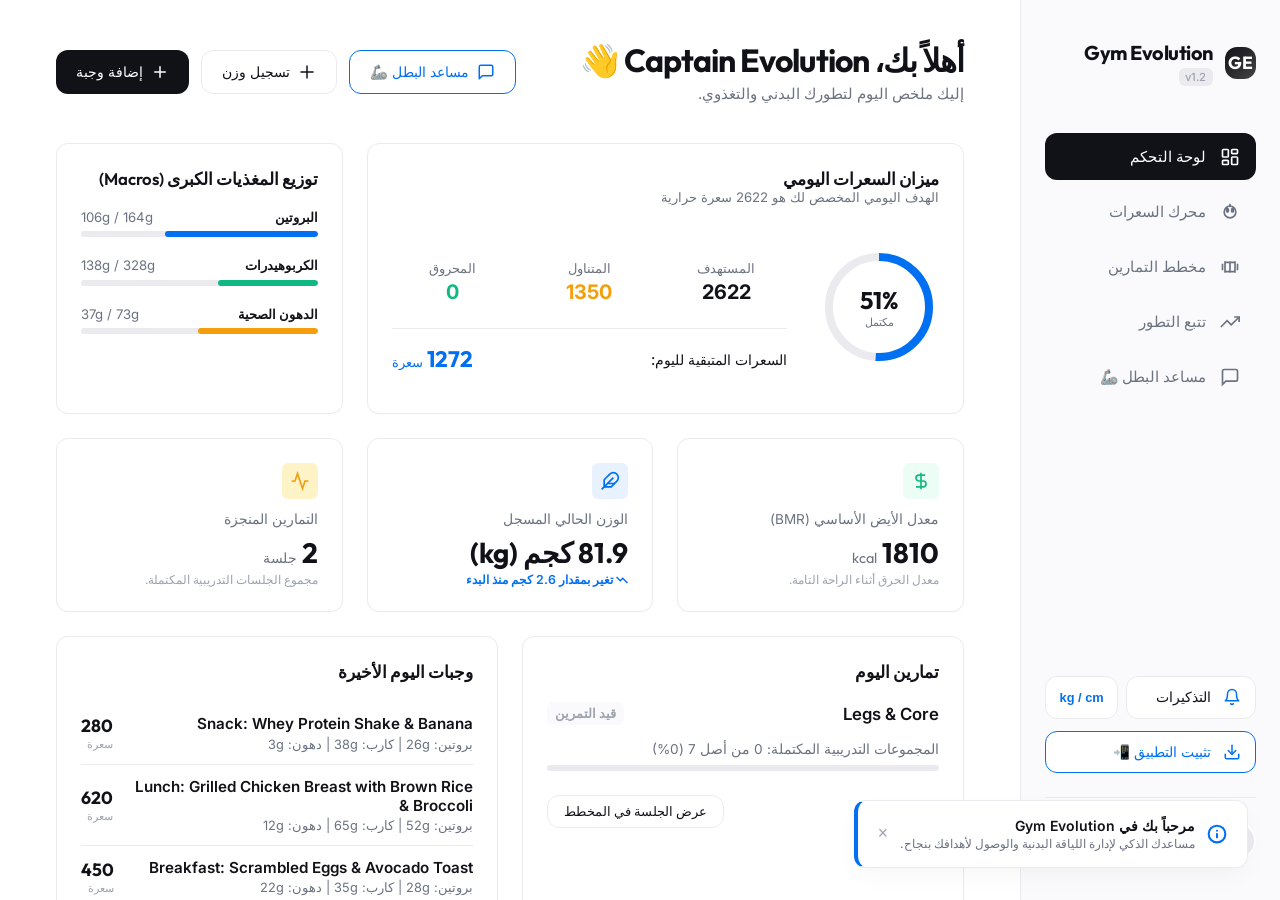
<file: index.html>
<!DOCTYPE html>
<html lang="ar" dir="rtl">
<head>
    <meta charset="UTF-8">
    <meta name="viewport" content="width=device-width, initial-scale=1.0, maximum-scale=1.0, viewport-fit=cover">
    <title>Gym Evolution - المساعد الرياضي المتكامل والتغذية الذكية</title>
    
    <!-- SEO Meta Tags -->
    <meta name="description" content="منصة Gym Evolution المتقدمة لمتابعة اللياقة البدنية، تتبع السعرات التغذوية والماكروز، تخطيط الجلسات الرياضية ورصد التطور البدني بيانيّاً بأسلوب Calm White العصري.">
    <meta name="keywords" content="حساب السعرات, BMR, TDEE, جدول تمارين, تتبع الوزن, Gym Evolution, ماكروز, لياقة بدنية">
    <meta name="author" content="Gym Evolution Team">
    
    <!-- PWA & Mobile Web App Meta -->
    <link rel="manifest" href="manifest.json">
    <meta name="theme-color" content="#111118">
    <meta name="apple-mobile-web-app-capable" content="yes">
    <meta name="apple-mobile-web-app-status-bar-style" content="black-translucent">
    <meta name="apple-mobile-web-app-title" content="Gym Evolution">
    <link rel="apple-touch-icon" href="data:image/svg+xml,<svg xmlns='http://www.w3.org/2000/svg' viewBox='0 0 192 192'><rect width='192' height='192' rx='38' fill='%23111118'/><text x='96' y='125' font-size='82' font-family='sans-serif' font-weight='bold' fill='%23FFFFFF' text-anchor='middle'>GE</text></svg>">
    
    <!-- Google Identity Services (GSI) -->
    <script src="https://accounts.google.com/gsi/client" async defer></script>

    <!-- Stylesheet -->
    <link rel="stylesheet" href="css/styles.css">
</head>
<body>

    <!-- Mobile Top Header Bar -->
    <header class="mobile-top-header">
        <div class="logo-container" style="margin-bottom: 0;">
            <div class="logo-icon">GE</div>
            <span class="logo-text">Gym Evolution</span>
        </div>
        <div class="mobile-header-actions">
            <!-- Quick Unit Switcher (kg / lb) -->
            <button class="unit-switch-pill" id="mobile-unit-btn" title="تبديل وحدة القياس (كجم / باوند)">
                <span class="unit-active" id="mobile-unit-label">كجم / سم</span>
            </button>

            <!-- PWA Install Button Mobile -->
            <button class="btn-icon pwa-install-btn" id="mobile-pwa-install-btn" title="تثبيت التطبيق على جهازك للعمل أوفلاين" style="display: none; color: var(--accent-blue);">
                <svg width="20" height="20" viewBox="0 0 24 24" fill="none" stroke="currentColor" stroke-width="2" stroke-linecap="round" stroke-linejoin="round"><path d="M21 15v4a2 2 0 0 1-2 2H5a2 2 0 0 1-2-2v-4"></path><polyline points="7 10 12 15 17 10"></polyline><line x1="12" y1="15" x2="12" y2="3"></line></svg>
            </button>

            <button class="btn-icon mobile-notif-btn" id="mobile-reminders-btn" title="التنبيهات والتذكيرات">
                <svg width="20" height="20" viewBox="0 0 24 24" fill="none" stroke="currentColor" stroke-width="2" stroke-linecap="round" stroke-linejoin="round"><path d="M18 8A6 6 0 0 0 6 8c0 7-3 9-3 9h18s-3-2-3-9"></path><path d="M13.73 21a2 2 0 0 1-3.46 0"></path></svg>
                <span class="notif-pulse-dot" id="mobile-notif-dot"></span>
            </button>
            <div class="profile-avatar mobile-avatar" id="mobile-user-avatar">GM</div>
        </div>
    </header>

    <!-- Main App Container Shell -->
    <div id="app-container">
        
        <!-- Sidebar Navigation Drawer (Desktop & Tablet) -->
        <aside id="desktop-sidebar">
            <div>
                <!-- Brand logo area -->
                <div class="logo-container">
                    <div class="logo-icon">GE</div>
                    <div>
                        <span class="logo-text">Gym Evolution</span>
                        <span class="logo-version">v1.2</span>
                    </div>
                </div>

                <!-- Navigation link list -->
                <nav>
                    <a href="#" class="nav-item active" id="nav-dashboard">
                        <!-- Dashboard icon (SVG) -->
                        <svg viewBox="0 0 24 24" fill="none" stroke="currentColor"><rect x="3" y="3" width="7" height="9" rx="1"></rect><rect x="14" y="3" width="7" height="5" rx="1"></rect><rect x="14" y="12" width="7" height="9" rx="1"></rect><rect x="3" y="16" width="7" height="5" rx="1"></rect></svg>
                        <span>لوحة التحكم</span>
                    </a>
                    
                    <a href="#" class="nav-item" id="nav-nutrition">
                        <!-- Apple/Food icon (SVG) -->
                        <svg viewBox="0 0 24 24" fill="none" stroke="currentColor"><path d="M12 2v3M12 5a7 7 0 1 0 0 14 7 7 0 0 0 0-14zM8 9a1 1 0 1 1 2 0v2a1 1 0 1 1-2 0V9zM14 9a1 1 0 1 1 2 0v2a1 1 0 1 1-2 0V9z"></path></svg>
                        <span>محرك السعرات</span>
                    </a>
                    
                    <a href="#" class="nav-item" id="nav-workout">
                        <!-- Dumbbell/Dumbbell icon (SVG) -->
                        <svg viewBox="0 0 24 24" fill="none" stroke="currentColor"><path d="M6.5 6.5h11M6.5 17.5h11M18 5v14M6 5v14M3 8v8M21 8v8M12 5v14"></path></svg>
                        <span>مخطط التمارين</span>
                    </a>
                    
                    <a href="#" class="nav-item" id="nav-evolution">
                        <!-- Trend up chart icon (SVG) -->
                        <svg viewBox="0 0 24 24" fill="none" stroke="currentColor"><polyline points="23 6 13.5 15.5 8.5 10.5 1 18"></polyline><polyline points="17 6 23 6 23 12"></polyline></svg>
                        <span>تتبع التطور</span>
                    </a>

                    <a href="#" class="nav-item" id="nav-assistant">
                        <!-- Bot / Message icon (SVG) -->
                        <svg viewBox="0 0 24 24" fill="none" stroke="currentColor" stroke-width="2"><path d="M21 15a2 2 0 0 1-2 2H7l-4 4V5a2 2 0 0 1 2-2h14a2 2 0 0 1 2 2z"></path></svg>
                        <span>مساعد البطل 🦾</span>
                    </a>
                </nav>
            </div>

            <!-- Profile & Google Sign-In Widget at bottom -->
            <div>
                <div style="display: flex; gap: 0.5rem; margin-bottom: 0.75rem;">
                    <button class="sidebar-reminder-btn" id="sidebar-reminders-btn" title="إعدادات التذكيرات" style="margin-bottom: 0; flex: 1;">
                        <svg width="18" height="18" viewBox="0 0 24 24" fill="none" stroke="currentColor" stroke-width="2" stroke-linecap="round" stroke-linejoin="round"><path d="M18 8A6 6 0 0 0 6 8c0 7-3 9-3 9h18s-3-2-3-9"></path><path d="M13.73 21a2 2 0 0 1-3.46 0"></path></svg>
                        <span>التذكيرات</span>
                    </button>
                    <button class="sidebar-unit-toggle" id="sidebar-unit-btn" title="تبديل وحدة القياس (كجم / باوند)">
                        <span id="sidebar-unit-label">كجم</span>
                    </button>
                </div>

                <button class="sidebar-reminder-btn pwa-install-btn" id="sidebar-pwa-install-btn" title="تثبيت التطبيق على جهازك للعمل أوفلاين" style="display: none; width: 100%; margin-bottom: 0.75rem; border-color: var(--accent-blue); color: var(--accent-blue);">
                    <svg width="18" height="18" viewBox="0 0 24 24" fill="none" stroke="currentColor" stroke-width="2" stroke-linecap="round" stroke-linejoin="round"><path d="M21 15v4a2 2 0 0 1-2 2H5a2 2 0 0 1-2-2v-4"></path><polyline points="7 10 12 15 17 10"></polyline><line x1="12" y1="15" x2="12" y2="3"></line></svg>
                    <span>تثبيت التطبيق 📲</span>
                </button>

                <!-- Google Identity Sign-In Integration Wrapper -->
                <div id="google-signin-section" style="margin-bottom: 0.75rem;">
                    <div id="g_id_onload"
                         data-client_id="452956702998-ivve5qvsvi174l08a3bbfep4cmkqn6o3.apps.googleusercontent.com"
                         data-context="signin"
                         data-ux_mode="popup"
                         data-callback="handleCredentialResponse"
                         data-auto_prompt="false">
                    </div>
                    <div id="google-signin-btn-wrap" style="display: flex; justify-content: center; width: 100%;">
                        <div class="g_id_signin" data-type="standard" data-shape="rectangular" data-theme="outline" data-text="signin_with" data-size="medium" data-width="215"></div>
                    </div>
                </div>

                <div class="sidebar-profile" id="user-profile">
                    <div class="profile-avatar" id="sidebar-user-avatar">GM</div>
                    <div class="profile-info" style="flex-grow: 1;">
                        <div class="profile-name" id="sidebar-user-name">اسم المستخدم</div>
                        <div class="profile-role" id="sidebar-user-role">الهدف البدني</div>
                    </div>
                    <button class="btn-icon" id="btn-logout" title="تسجيل الخروج" style="display: none; padding: 0.35rem;">
                        <svg width="16" height="16" viewBox="0 0 24 24" fill="none" stroke="var(--text-tertiary)" stroke-width="2" stroke-linecap="round" stroke-linejoin="round"><path d="M9 21H5a2 2 0 0 1-2-2V5a2 2 0 0 1 2-2h4"></path><polyline points="16 17 21 12 16 7"></polyline><line x1="21" y1="12" x2="9" y2="12"></line></svg>
                    </button>
                </div>
            </div>
        </aside>

        <!-- Main View Target Shell -->
        <main id="view-target">
            <!-- Dynamic pages will be rendered here -->
        </main>
    </div>

    <!-- Mobile Bottom Navigation Bar (Visible only on Mobile) -->
    <nav class="mobile-bottom-nav" id="mobile-bottom-bar">
        <a href="#" class="bottom-nav-item active" id="bnav-dashboard">
            <div class="nav-icon-wrap">
                <svg viewBox="0 0 24 24" fill="none" stroke="currentColor"><rect x="3" y="3" width="7" height="9" rx="1"></rect><rect x="14" y="3" width="7" height="5" rx="1"></rect><rect x="14" y="12" width="7" height="9" rx="1"></rect><rect x="3" y="16" width="7" height="5" rx="1"></rect></svg>
            </div>
            <span>الرئيسية</span>
        </a>
        <a href="#" class="bottom-nav-item" id="bnav-nutrition">
            <div class="nav-icon-wrap">
                <svg viewBox="0 0 24 24" fill="none" stroke="currentColor"><path d="M12 2v3M12 5a7 7 0 1 0 0 14 7 7 0 0 0 0-14zM8 9a1 1 0 1 1 2 0v2a1 1 0 1 1-2 0V9zM14 9a1 1 0 1 1 2 0v2a1 1 0 1 1-2 0V9z"></path></svg>
            </div>
            <span>السعرات</span>
        </a>
        <a href="#" class="bottom-nav-item" id="bnav-workout">
            <div class="nav-icon-wrap">
                <svg viewBox="0 0 24 24" fill="none" stroke="currentColor"><path d="M6.5 6.5h11M6.5 17.5h11M18 5v14M6 5v14M3 8v8M21 8v8M12 5v14"></path></svg>
            </div>
            <span>التمارين</span>
        </a>
        <a href="#" class="bottom-nav-item" id="bnav-evolution">
            <div class="nav-icon-wrap">
                <svg viewBox="0 0 24 24" fill="none" stroke="currentColor"><polyline points="23 6 13.5 15.5 8.5 10.5 1 18"></polyline><polyline points="17 6 23 6 23 12"></polyline></svg>
            </div>
            <span>التطور</span>
        </a>
        <a href="#" class="bottom-nav-item" id="bnav-assistant">
            <div class="nav-icon-wrap">
                <svg viewBox="0 0 24 24" fill="none" stroke="currentColor" stroke-width="2"><path d="M21 15a2 2 0 0 1-2 2H7l-4 4V5a2 2 0 0 1 2-2h14a2 2 0 0 1 2 2z"></path></svg>
            </div>
            <span>المساعد</span>
        </a>
    </nav>

    <!-- Application Script Files (Sequential Global Order for Offline/CORS-free execution) -->
    <script src="js/domain/models.js"></script>
    <script src="js/domain/units.js"></script>
    <script src="js/domain/bmr.js"></script>
    <script src="js/domain/foodDb.js"></script>
    <script src="js/domain/exerciseDb.js"></script>
    <script src="js/domain/aiAssistant.js"></script>
    <script src="js/domain/exporter.js"></script>
    <script src="js/domain/reminderManager.js"></script>
    <script src="js/data/dbSchema.js"></script>
    <script src="js/data/localRepository.js"></script>
    <script src="js/ui/notifier.js"></script>
    <script src="js/ui/confirmModal.js"></script>
    <script src="js/ui/remindersModal.js"></script>
    <script src="js/ui/dashboard.js"></script>
    <script src="js/ui/nutrition.js"></script>
    <script src="js/ui/workout.js"></script>
    <script src="js/ui/evolution.js"></script>
    <script src="js/ui/assistant.js"></script>
    <script src="js/app.js"></script>
</body>
</html>
</file>
<file: css/styles.css>
/* Gym Evolution - Design Tokens and Stylesheet (Calm White Aesthetic) */

@import url('https://fonts.googleapis.com/css2?family=Inter:wght@300;400;500;600;700&family=Outfit:wght@400;500;600;700&display=swap');

:root {
    --bg-main: #FFFFFF;
    --bg-sub: #FAFAFC;
    --bg-card: #FFFFFF;
    --border-color: #EBEBEF;
    --text-primary: #111118;
    --text-secondary: #6B7280;
    --text-tertiary: #9CA3AF;
    --accent-blue: #0070F3;
    --accent-blue-soft: #E8F2FF;
    --accent-mint: #10B981;
    --accent-mint-soft: #ECFDF5;
    --accent-coral: #EF4444;
    --accent-coral-soft: #FEF2F2;
    --accent-orange: #F59E0B;
    
    --shadow-sm: 0 1px 2px 0 rgba(0, 0, 0, 0.02);
    --shadow-md: 0 4px 18px -2px rgba(0, 0, 0, 0.03), 0 2px 6px -1px rgba(0, 0, 0, 0.02);
    --shadow-lg: 0 10px 30px -5px rgba(0, 0, 0, 0.04), 0 4px 12px -2px rgba(0, 0, 0, 0.02);
    
    --radius-sm: 6px;
    --radius-md: 12px;
    --radius-lg: 18px;
    --radius-full: 9999px;
    
    --font-heading: 'Outfit', 'Inter', -apple-system, sans-serif;
    --font-body: 'Inter', -apple-system, sans-serif;
    --transition-smooth: all 0.25s cubic-bezier(0.16, 1, 0.3, 1);
}

* {
    box-sizing: border-box;
    margin: 0;
    padding: 0;
}

body {
    background-color: var(--bg-main);
    color: var(--text-primary);
    font-family: var(--font-body);
    -webkit-font-smoothing: antialiased;
    -moz-osx-font-smoothing: grayscale;
    min-height: 100vh;
    min-height: 100dvh; /* Dynamic viewport height for mobile browsers */
    display: flex;
    flex-direction: column;
    overflow-x: hidden;
    /* Prevent bounce scroll on iOS */
    overscroll-behavior: none;
}

/* App Shell Layout */
#app-container {
    display: flex;
    flex-direction: column;
    width: 100vw;
    flex: 1;
    overflow: hidden;
}

/* Sidebar Styling - hidden by default (mobile-first) */
aside {
    display: none; /* Hidden on mobile, shown on desktop via media query */
    width: 260px;
    border-inline-end: 1px solid var(--border-color);
    background-color: var(--bg-sub);
    padding: 2.5rem 1.5rem;
    flex-direction: column;
    justify-content: space-between;
    height: 100vh;
    position: sticky;
    top: 0;
    flex-shrink: 0;
}

.logo-container {
    display: flex;
    align-items: center;
    gap: 0.75rem;
    margin-bottom: 3rem;
}

.logo-icon {
    width: 32px;
    height: 32px;
    border-radius: var(--radius-md);
    background: linear-gradient(135deg, var(--text-primary) 0%, #444 100%);
    display: flex;
    align-items: center;
    justify-content: center;
    color: #FFF;
    font-weight: 700;
    font-size: 1.1rem;
    font-family: var(--font-heading);
    box-shadow: var(--shadow-sm);
}

.logo-text {
    font-family: var(--font-heading);
    font-size: 1.25rem;
    font-weight: 700;
    letter-spacing: -0.025em;
    color: var(--text-primary);
}

.logo-version {
    font-size: 0.7rem;
    color: var(--text-tertiary);
    font-weight: 500;
    padding: 0.15rem 0.4rem;
    border-radius: var(--radius-sm);
    background-color: var(--border-color);
    margin-left: 0.25rem;
}

/* Sidebar nav links — column layout (scoped to avoid hitting mobile-bottom-nav) */
aside nav {
    display: flex;
    flex-direction: column;
    gap: 0.5rem;
    flex-grow: 1;
}

.nav-item {
    display: flex;
    align-items: center;
    gap: 0.85rem;
    padding: 0.85rem 1rem;
    color: var(--text-secondary);
    text-decoration: none;
    font-weight: 500;
    font-size: 0.925rem;
    border-radius: var(--radius-md);
    cursor: pointer;
    transition: var(--transition-smooth);
}

.nav-item svg {
    width: 20px;
    height: 20px;
    stroke: var(--text-secondary);
    stroke-width: 2;
    fill: none;
    transition: var(--transition-smooth);
}

.nav-item:hover {
    background-color: #EBEBEF;
    color: var(--text-primary);
}

.nav-item:hover svg {
    stroke: var(--text-primary);
}

.nav-item.active {
    background-color: var(--text-primary);
    color: #FFFFFF;
}

.nav-item.active svg {
    stroke: #FFFFFF;
}

.sidebar-profile {
    display: flex;
    align-items: center;
    gap: 0.75rem;
    padding-top: 1.5rem;
    border-top: 1px solid var(--border-color);
}

.profile-avatar {
    width: 38px;
    height: 38px;
    border-radius: var(--radius-full);
    background-color: var(--border-color);
    display: flex;
    align-items: center;
    justify-content: center;
    font-weight: 600;
    font-size: 0.9rem;
    color: var(--text-secondary);
    border: 2px solid #FFF;
    box-shadow: var(--shadow-sm);
    overflow: hidden;
    flex-shrink: 0;
}

.profile-avatar img {
    width: 100%;
    height: 100%;
    object-fit: cover;
}

.profile-info {
    overflow: hidden;
}

.profile-name {
    font-size: 0.875rem;
    font-weight: 600;
    color: var(--text-primary);
    white-space: nowrap;
    text-overflow: ellipsis;
    overflow: hidden;
}

.profile-role {
    font-size: 0.75rem;
    color: var(--text-tertiary);
}

/* Main Dashboard Area - Mobile First */
main {
    flex-grow: 1;
    /* Bottom padding = bottom nav height (~72px) + safe area + extra breathing room */
    padding: 1.25rem 1rem calc(5.5rem + env(safe-area-inset-bottom, 0px)) 1rem;
    overflow-y: auto;
    /* Full viewport minus top sticky header */
    height: calc(100dvh - 60px);
    max-height: calc(100dvh - 60px);
    background-color: var(--bg-main);
    /* Enable smooth scrolling on iOS */
    -webkit-overflow-scrolling: touch;
    /* Ensure content doesn't get clipped under bottom nav */
    box-sizing: border-box;
}

.view-section {
    display: none;
    animation: slideUpFadeIn 0.32s cubic-bezier(0.22, 1, 0.36, 1) forwards;
}

.view-section.active {
    display: block;
}

@keyframes slideUpFadeIn {
    from {
        opacity: 0;
        transform: translateY(14px);
    }
    to {
        opacity: 1;
        transform: translateY(0);
    }
}

/* Keep legacy fadeIn for other uses */
@keyframes fadeIn {
    from {
        opacity: 0;
        transform: translateY(10px);
    }
    to {
        opacity: 1;
        transform: translateY(0);
    }
}

/* View Header */
.view-header {
    display: flex;
    justify-content: space-between;
    align-items: center;
    margin-bottom: 2.5rem;
}

.view-header-title h1 {
    font-family: var(--font-heading);
    font-size: 2rem;
    font-weight: 700;
    letter-spacing: -0.03em;
    color: var(--text-primary);
    margin-bottom: 0.25rem;
}

.view-header-title p {
    font-size: 0.95rem;
    color: var(--text-secondary);
}

.header-action {
    display: flex;
    gap: 0.75rem;
}

/* Custom Grid */
.dashboard-grid {
    display: grid;
    grid-template-columns: repeat(12, 1fr);
    gap: 1.5rem;
}

.col-12 { grid-column: span 12; }
.col-8 { grid-column: span 8; }
.col-7 { grid-column: span 7; }
.col-6 { grid-column: span 6; }
.col-5 { grid-column: span 5; }
.col-4 { grid-column: span 4; }
.col-3 { grid-column: span 3; }

/* Dashboard Cards */
.card {
    background-color: var(--bg-card);
    border: 1px solid var(--border-color);
    border-radius: var(--radius-md);
    padding: 1.5rem;
    box-shadow: var(--shadow-sm);
    transition: var(--transition-smooth);
    position: relative;
    overflow: hidden;
}

.card:hover {
    box-shadow: var(--shadow-md);
    border-color: #D6D6DF;
}

.card-header {
    display: flex;
    justify-content: space-between;
    align-items: center;
    margin-bottom: 1.25rem;
}

.card-title {
    font-family: var(--font-heading);
    font-size: 1.05rem;
    font-weight: 600;
    color: var(--text-primary);
}

.card-subtitle {
    font-size: 0.825rem;
    color: var(--text-secondary);
}

/* Metric / Stat Card Style */
.stat-card {
    display: flex;
    flex-direction: column;
    justify-content: space-between;
    min-height: 130px;
}

.stat-icon-wrap {
    width: 36px;
    height: 36px;
    border-radius: var(--radius-sm);
    display: flex;
    align-items: center;
    justify-content: center;
    background-color: var(--bg-sub);
}

.stat-icon-wrap svg {
    width: 20px;
    height: 20px;
}

.stat-value {
    font-family: var(--font-heading);
    font-size: 1.75rem;
    font-weight: 700;
    color: var(--text-primary);
    margin: 0.5rem 0 0.15rem 0;
}

.stat-unit {
    font-size: 0.9rem;
    color: var(--text-secondary);
    font-weight: 400;
}

.stat-change {
    font-size: 0.775rem;
    font-weight: 600;
    display: inline-flex;
    align-items: center;
    gap: 0.2rem;
}

.stat-change.up { color: var(--accent-mint); }
.stat-change.down { color: var(--accent-blue); }
.stat-change.flat { color: var(--text-tertiary); }

/* Progress Circles / Bars */
.progress-ring-container {
    position: relative;
    width: 120px;
    height: 120px;
    margin: 0 auto;
}

.progress-ring-circle {
    transition: stroke-dashoffset 0.35s;
    transform: rotate(-90deg);
    transform-origin: 50% 50%;
}

.progress-ring-text {
    position: absolute;
    top: 50%;
    left: 50%;
    transform: translate(-50%, -50%);
    text-align: center;
}

.progress-ring-val {
    font-family: var(--font-heading);
    font-size: 1.5rem;
    font-weight: 700;
    color: var(--text-primary);
}

.progress-ring-lbl {
    font-size: 0.7rem;
    color: var(--text-secondary);
    text-transform: uppercase;
}

.progress-bar-container {
    width: 100%;
    height: 6px;
    background-color: var(--border-color);
    border-radius: var(--radius-full);
    overflow: hidden;
}

.progress-bar-fill {
    height: 100%;
    background-color: var(--accent-blue);
    border-radius: var(--radius-full);
    transition: width 0.4s ease;
}

.progress-bar-fill.mint { background-color: var(--accent-mint); }
.progress-bar-fill.orange { background-color: var(--accent-orange); }
.progress-bar-fill.coral { background-color: var(--accent-coral); }

/* Macro Dashboard Row */
.macro-grid {
    display: grid;
    grid-template-columns: repeat(3, 1fr);
    gap: 1rem;
    margin-top: 1.25rem;
}

.macro-box {
    background-color: var(--bg-sub);
    padding: 0.75rem 1rem;
    border-radius: var(--radius-md);
    border: 1px solid var(--border-color);
}

.macro-label {
    font-size: 0.75rem;
    color: var(--text-secondary);
    font-weight: 500;
    margin-bottom: 0.25rem;
}

.macro-val {
    font-size: 1rem;
    font-weight: 700;
    color: var(--text-primary);
}

/* Styled Forms & Inputs */
.form-group {
    margin-bottom: 1.25rem;
}

.form-group label {
    display: block;
    font-size: 0.85rem;
    font-weight: 600;
    color: var(--text-primary);
    margin-bottom: 0.45rem;
}

.input-row {
    display: grid;
    grid-template-columns: repeat(2, 1fr);
    gap: 1rem;
}

input, select, textarea {
    width: 100%;
    padding: 0.75rem 1rem;
    border: 1px solid var(--border-color);
    border-radius: var(--radius-md);
    font-family: var(--font-body);
    font-size: 0.9rem;
    color: var(--text-primary);
    background-color: #FFFFFF;
    outline: none;
    transition: var(--transition-smooth);
}

input:focus, select:focus, textarea:focus {
    border-color: var(--text-primary);
    box-shadow: 0 0 0 2px rgba(0, 0, 0, 0.03);
}

/* Buttons */
.btn {
    display: inline-flex;
    align-items: center;
    justify-content: center;
    gap: 0.5rem;
    padding: 0.75rem 1.25rem;
    font-family: var(--font-body);
    font-size: 0.9rem;
    font-weight: 500;
    border-radius: var(--radius-md);
    cursor: pointer;
    border: none;
    transition: var(--transition-smooth);
    text-decoration: none;
    white-space: nowrap;
}

.btn-primary {
    background-color: var(--text-primary);
    color: #FFFFFF;
}

.btn-primary:hover {
    background-color: #33333C;
}

.btn-secondary {
    background-color: #FFFFFF;
    border: 1px solid var(--border-color);
    color: var(--text-primary);
}

.btn-secondary:hover {
    background-color: var(--bg-sub);
    border-color: #D6D6DF;
}

.btn-mint {
    background-color: var(--accent-mint);
    color: #FFFFFF;
}

.btn-mint:hover {
    background-color: #0E9F6E;
}

.btn-coral {
    background-color: var(--accent-coral-soft);
    color: var(--accent-coral);
    border: 1px solid var(--accent-coral-soft);
}

.btn-coral:hover {
    background-color: var(--accent-coral);
    color: #FFFFFF;
}

.btn-icon {
    padding: 0.5rem;
    border-radius: var(--radius-sm);
    background-color: transparent;
    border: none;
    cursor: pointer;
    color: var(--text-secondary);
    display: inline-flex;
    align-items: center;
    justify-content: center;
    transition: var(--transition-smooth);
}

.btn-icon:hover {
    background-color: var(--bg-sub);
    color: var(--text-primary);
}

.btn-group {
    display: flex;
    gap: 0.5rem;
}

/* Small button variant */
.btn-sm {
    padding: 0.5rem 0.85rem;
    font-size: 0.82rem;
    min-height: 38px;
}

/* Custom Alert / Toast Notifier */
#toast-container {
    position: fixed;
    bottom: 2rem;
    right: 2rem;
    display: flex;
    flex-direction: column;
    gap: 0.75rem;
    z-index: 1000;
}

.toast {
    background-color: #FFFFFF;
    border: 1px solid var(--border-color);
    border-left: 4px solid var(--accent-blue);
    padding: 1rem 1.25rem;
    border-radius: var(--radius-md);
    box-shadow: var(--shadow-lg);
    display: flex;
    align-items: center;
    gap: 0.75rem;
    min-width: 320px;
    max-width: 450px;
    animation: slideIn 0.3s cubic-bezier(0.16, 1, 0.3, 1) forwards;
    transition: var(--transition-smooth);
}

.toast.mint { border-left-color: var(--accent-mint); }
.toast.coral { border-left-color: var(--accent-coral); }
.toast.orange { border-left-color: var(--accent-orange); }

.toast-content {
    flex-grow: 1;
}

.toast-title {
    font-size: 0.875rem;
    font-weight: 600;
    color: var(--text-primary);
}

.toast-desc {
    font-size: 0.775rem;
    color: var(--text-secondary);
    margin-top: 0.15rem;
}

.toast-close {
    cursor: pointer;
    color: var(--text-tertiary);
    background: none;
    border: none;
    font-size: 1.1rem;
    display: inline-flex;
}

.toast-close:hover {
    color: var(--text-secondary);
}

@keyframes slideIn {
    from {
        opacity: 0;
        transform: translateY(20px) scale(0.95);
    }
    to {
        opacity: 1;
        transform: translateY(0) scale(1);
    }
}

.toast.fade-out {
    opacity: 0;
    transform: translateY(-20px) scale(0.95);
}

/* Modals */
.modal-overlay {
    position: fixed;
    top: 0;
    left: 0;
    width: 100vw;
    height: 100vh;
    background-color: rgba(26, 26, 26, 0.3);
    backdrop-filter: blur(4px);
    display: none;
    align-items: center;
    justify-content: center;
    z-index: 900;
    animation: fadeInFast 0.2s ease forwards;
}

@keyframes fadeInFast {
    from { opacity: 0; }
    to { opacity: 1; }
}

.modal-content {
    background-color: #FFFFFF;
    border: 1px solid var(--border-color);
    border-radius: var(--radius-lg);
    width: 100%;
    max-width: 500px;
    padding: 2rem;
    box-shadow: var(--shadow-lg);
    animation: scaleIn 0.3s cubic-bezier(0.16, 1, 0.3, 1) forwards;
}

@keyframes scaleIn {
    from {
        opacity: 0;
        transform: scale(0.95);
    }
    to {
        opacity: 1;
        transform: scale(1);
    }
}

.modal-header {
    display: flex;
    justify-content: space-between;
    align-items: center;
    margin-bottom: 1.5rem;
    gap: 0.5rem;
}

.modal-header h2 {
    font-family: var(--font-heading);
    font-size: 1.35rem;
    font-weight: 600;
}

/* Modal body scroll area */
.modal-body {
    display: flex;
    flex-direction: column;
    gap: 0;
}

/* Logs and Tables Styling */
.table-container {
    overflow-x: auto;
    width: 100%;
    margin-top: 1rem;
}

table {
    width: 100%;
    border-collapse: collapse;
    text-align: left;
}

th {
    padding: 0.75rem 1rem;
    border-bottom: 1px solid var(--border-color);
    color: var(--text-secondary);
    font-size: 0.8rem;
    font-weight: 600;
    text-transform: uppercase;
    letter-spacing: 0.05em;
}

td {
    padding: 1rem;
    border-bottom: 1px solid var(--border-color);
    font-size: 0.9rem;
    color: var(--text-primary);
}

tr:last-child td {
    border-bottom: none;
}

tr:hover td {
    background-color: var(--bg-sub);
}

/* Nutrition Page Specific Styles */
.daily-total-summary {
    display: flex;
    justify-content: space-around;
    align-items: center;
    padding: 1rem 0;
}

.meal-list-item {
    display: flex;
    justify-content: space-between;
    align-items: center;
    padding: 1rem;
    border-bottom: 1px solid var(--border-color);
    transition: var(--transition-smooth);
}

.meal-list-item:last-child {
    border-bottom: none;
}

.meal-list-item:hover {
    background-color: var(--bg-sub);
}

.meal-info {
    flex-grow: 1;
}

.meal-name-text {
    font-weight: 600;
    font-size: 0.95rem;
    margin-bottom: 0.2rem;
}

.meal-macros-text {
    font-size: 0.8rem;
    color: var(--text-secondary);
}

.meal-cal-wrap {
    text-align: right;
    margin-right: 1rem;
}

.meal-cal-val {
    font-family: var(--font-heading);
    font-weight: 700;
    font-size: 1.1rem;
}

.meal-cal-lbl {
    font-size: 0.7rem;
    color: var(--text-tertiary);
    text-transform: uppercase;
}

/* Workout Architect UI Styles */
.workout-item-card {
    border: 1px solid var(--border-color);
    border-radius: var(--radius-md);
    background-color: #FFFFFF;
    margin-bottom: 1.5rem;
    overflow: hidden;
}

.workout-item-header {
    background-color: var(--bg-sub);
    padding: 1rem 1.5rem;
    display: flex;
    justify-content: space-between;
    align-items: center;
    border-bottom: 1px solid var(--border-color);
}

.workout-item-title {
    font-family: var(--font-heading);
    font-size: 1.05rem;
    font-weight: 600;
}

.workout-item-date {
    font-size: 0.8rem;
    color: var(--text-secondary);
}

.workout-item-body {
    padding: 1.5rem;
}

.exercise-log-row {
    margin-bottom: 1.5rem;
    padding-bottom: 1.5rem;
    border-bottom: 1px solid var(--border-color);
}

.exercise-log-row:last-child {
    margin-bottom: 0;
    padding-bottom: 0;
    border-bottom: none;
}

.exercise-log-header {
    display: flex;
    justify-content: space-between;
    align-items: center;
    margin-bottom: 0.75rem;
}

.exercise-name-lbl {
    font-family: var(--font-heading);
    font-size: 0.95rem;
    font-weight: 600;
}

.sets-builder-grid {
    display: flex;
    flex-wrap: wrap;
    gap: 0.75rem;
}

.set-pill {
    background-color: var(--bg-sub);
    border: 1px solid var(--border-color);
    border-radius: var(--radius-sm);
    padding: 0.5rem 0.75rem;
    display: flex;
    align-items: center;
    gap: 0.5rem;
    font-size: 0.8rem;
}

.set-pill.completed {
    background-color: var(--accent-blue-soft);
    border-color: #C2DBFF;
    color: var(--accent-blue);
}

.set-pill-num {
    font-weight: 700;
    opacity: 0.6;
}

/* Custom sets builder interface */
.exercise-inputs-wrap {
    display: flex;
    gap: 0.5rem;
    align-items: flex-end;
    margin-top: 0.5rem;
}

.exercise-inputs-wrap .form-group {
    margin-bottom: 0;
}

/* SVG Chart Rendering Styles */
.chart-svg-container {
    width: 100%;
    height: 220px;
    margin-top: 1rem;
}

.chart-line {
    fill: none;
    stroke: var(--accent-blue);
    stroke-width: 3;
    stroke-linecap: round;
    stroke-linejoin: round;
}

.chart-line-gradient {
    fill: url(#chart-gradient);
    stroke: none;
}

.chart-grid-line {
    stroke: var(--border-color);
    stroke-width: 1;
    stroke-dasharray: 4, 4;
}

.chart-dot {
    fill: #FFFFFF;
    stroke: var(--accent-blue);
    stroke-width: 3;
    transition: var(--transition-smooth);
    cursor: pointer;
}

.chart-dot:hover {
    r: 7;
    fill: var(--accent-blue);
}

.chart-label-text {
    font-size: 10px;
    fill: var(--text-secondary);
    font-family: var(--font-body);
}

.chart-tooltip {
    position: absolute;
    background-color: var(--text-primary);
    color: #FFFFFF;
    padding: 0.4rem 0.75rem;
    border-radius: var(--radius-sm);
    font-size: 0.75rem;
    pointer-events: none;
    box-shadow: var(--shadow-md);
    opacity: 0;
    transition: opacity 0.15s ease;
    z-index: 50;
    transform: translate(-50%, -100%);
    margin-top: -10px;
}

/* Tabs & Toggle Button group */
.tab-group {
    display: flex;
    background-color: var(--bg-sub);
    padding: 0.25rem;
    border-radius: var(--radius-md);
    border: 1px solid var(--border-color);
    margin-bottom: 1.5rem;
    width: fit-content;
}

.tab-btn {
    padding: 0.5rem 1.25rem;
    border-radius: var(--radius-sm);
    font-size: 0.85rem;
    font-weight: 500;
    cursor: pointer;
    background: none;
    border: none;
    color: var(--text-secondary);
    transition: var(--transition-smooth);
}

.tab-btn.active {
    background-color: #FFFFFF;
    color: var(--text-primary);
    box-shadow: var(--shadow-sm);
}

/* Empty States */
.empty-state {
    text-align: center;
    padding: 3rem 2rem;
    color: var(--text-secondary);
}

.empty-state svg {
    width: 48px;
    height: 48px;
    stroke: var(--text-tertiary);
    margin-bottom: 1rem;
}

.empty-state-title {
    font-family: var(--font-heading);
    font-size: 1.1rem;
    font-weight: 600;
    color: var(--text-primary);
    margin-bottom: 0.25rem;
}

.empty-state-desc {
    font-size: 0.85rem;
    margin-bottom: 1.25rem;
}

/* ===================================================
   Mobile Top Header Bar & Notifications Trigger
   (Visible by default - mobile first)
   =================================================== */
.mobile-top-header {
    display: flex; /* Always visible - mobile first */
    align-items: center;
    justify-content: space-between;
    padding: 0.75rem 1rem;
    padding-top: calc(0.75rem + env(safe-area-inset-top, 0px));
    background-color: rgba(255, 255, 255, 0.97);
    border-bottom: 1px solid var(--border-color);
    position: sticky;
    top: 0;
    z-index: 800;
    backdrop-filter: blur(20px);
    -webkit-backdrop-filter: blur(20px);
    /* Slightly taller header for a premium feel */
    min-height: 56px;
}

.mobile-header-actions {
    display: flex;
    align-items: center;
    gap: 0.5rem;
}

.mobile-notif-btn {
    position: relative;
    background-color: var(--bg-sub);
    border: 1px solid var(--border-color);
    border-radius: var(--radius-md);
    width: 40px;
    height: 40px;
    /* Tap feedback */
    transition: background-color 0.15s ease, transform 0.1s ease;
}

.mobile-notif-btn:active {
    background-color: var(--border-color);
    transform: scale(0.93);
}

.notif-pulse-dot {
    position: absolute;
    top: 6px;
    right: 6px;
    width: 8px;
    height: 8px;
    background-color: var(--accent-coral);
    border-radius: var(--radius-full);
    box-shadow: 0 0 0 2px #FFFFFF;
    animation: pulseGlow 1.8s infinite;
}

@keyframes pulseGlow {
    0% { transform: scale(0.95); opacity: 0.8; }
    50% { transform: scale(1.25); opacity: 1; }
    100% { transform: scale(0.95); opacity: 0.8; }
}

.mobile-avatar {
    width: 34px;
    height: 34px;
    font-size: 0.8rem;
}

/* Sidebar Reminders Button */
.sidebar-reminder-btn {
    width: 100%;
    display: flex;
    align-items: center;
    gap: 0.75rem;
    padding: 0.7rem 0.9rem;
    margin-bottom: 1rem;
    background-color: var(--bg-card);
    border: 1px solid var(--border-color);
    border-radius: var(--radius-md);
    font-size: 0.85rem;
    font-weight: 500;
    color: var(--text-primary);
    cursor: pointer;
    transition: var(--transition-smooth);
}

.sidebar-reminder-btn:hover {
    background-color: var(--bg-sub);
    border-color: #D6D6DF;
}

.sidebar-reminder-btn svg {
    stroke: var(--accent-blue);
}

/* ===================================================
   Mobile Bottom Navigation Bar
   (Visible by default - mobile first)
   =================================================== */
.mobile-bottom-nav {
    display: flex;
    flex-direction: row;  /* items side-by-side horizontally */
    flex-grow: 0;
    gap: 0;
    /* Positioning */
    position: fixed;
    bottom: 0;
    left: 0;
    width: 100vw;
    background-color: rgba(255, 255, 255, 0.97);
    backdrop-filter: blur(20px);
    -webkit-backdrop-filter: blur(20px);
    border-top: 1px solid var(--border-color);
    z-index: 850;
    padding-bottom: env(safe-area-inset-bottom, 8px);
    box-shadow: 0 -2px 20px rgba(0, 0, 0, 0.06);
}

/* Each nav tab item */
.bottom-nav-item {
    flex: 1;
    display: flex;
    flex-direction: column;
    align-items: center;
    justify-content: center;
    padding: 0.55rem 0.15rem 0.45rem;
    text-decoration: none;
    color: var(--text-tertiary);
    font-size: 0.68rem;
    font-weight: 500;
    gap: 0.2rem;
    position: relative;
    user-select: none;
    -webkit-tap-highlight-color: transparent;
    /* Smooth all transitions */
    transition: color 0.2s ease;
    /* Minimum touch target */
    min-height: 56px;
}

/* Icon wrapper — creates the pill background on active */
.bottom-nav-item .nav-icon-wrap {
    position: relative;
    display: flex;
    align-items: center;
    justify-content: center;
    width: 48px;
    height: 30px;
    border-radius: var(--radius-full);
    transition: background-color 0.25s cubic-bezier(0.34, 1.56, 0.64, 1),
                transform 0.2s cubic-bezier(0.34, 1.56, 0.64, 1);
}

.bottom-nav-item svg {
    width: 22px;
    height: 22px;
    stroke: var(--text-tertiary);
    stroke-width: 2;
    transition: stroke 0.2s ease, transform 0.25s cubic-bezier(0.34, 1.56, 0.64, 1);
    position: relative;
    z-index: 1;
}

/* Active state — pill highlight + color */
.bottom-nav-item.active {
    color: var(--accent-blue);
    font-weight: 700;
    font-size: 0.72rem;
}

.bottom-nav-item.active .nav-icon-wrap {
    background-color: var(--accent-blue-soft);
    transform: translateY(-2px);
}

.bottom-nav-item.active svg {
    stroke: var(--accent-blue);
    transform: scale(1.08);
}

/* Press / tap feedback */
.bottom-nav-item:active .nav-icon-wrap {
    transform: scale(0.88) translateY(0px);
    background-color: #D6E9FF;
}


/* ===================================================
   Smart Retention Nudge Card (Dashboard)
   =================================================== */
.reminder-nudge-card {
    display: flex;
    align-items: center;
    justify-content: space-between;
    gap: 1rem;
    padding: 1.1rem 1.4rem;
    border-radius: var(--radius-md);
    margin-bottom: 0.5rem;
    transition: var(--transition-smooth);
}

.reminder-nudge-card.orange {
    background-color: #FFFBEB;
    border: 1px solid #FDE68A;
}

.reminder-nudge-card.blue {
    background-color: var(--accent-blue-soft);
    border: 1px solid #BFDBFE;
}

.nudge-content {
    display: flex;
    align-items: center;
    gap: 1rem;
}

.nudge-icon {
    font-size: 1.75rem;
    flex-shrink: 0;
}

.nudge-title {
    font-family: var(--font-heading);
    font-size: 0.95rem;
    font-weight: 700;
    color: var(--text-primary);
    margin-bottom: 0.2rem;
}

.nudge-desc {
    font-size: 0.825rem;
    color: var(--text-secondary);
    line-height: 1.4;
}

/* ===================================================
   Reminders & Notifications Modal Styles
   =================================================== */
.modal-content-lg {
    max-width: 580px;
    width: 92vw;
    max-height: 90vh;
    overflow-y: auto;
}

.modal-close-btn {
    background: none;
    border: none;
    font-size: 1.5rem;
    color: var(--text-tertiary);
    cursor: pointer;
    line-height: 1;
    padding: 0.25rem;
}

.modal-close-btn:hover {
    color: var(--text-primary);
}

.modal-subtitle {
    font-size: 0.825rem;
    color: var(--text-secondary);
    margin-top: 0.15rem;
}

.reminder-icon-box {
    width: 44px;
    height: 44px;
    background-color: #FFFBEB;
    border-radius: var(--radius-md);
    display: flex;
    align-items: center;
    justify-content: center;
    font-size: 1.25rem;
    flex-shrink: 0;
}

.reminder-perm-card {
    background-color: var(--bg-sub);
    border: 1px solid var(--border-color);
    border-radius: var(--radius-md);
    padding: 1rem 1.25rem;
}

.badge {
    display: inline-block;
    font-size: 0.75rem;
    font-weight: 600;
    padding: 0.2rem 0.5rem;
    border-radius: var(--radius-sm);
    margin-inline-start: 0.5rem;
}

.badge-success {
    background-color: var(--accent-mint-soft);
    color: var(--accent-mint);
}

.badge-warning {
    background-color: #FEF3C7;
    color: var(--accent-orange);
}

.badge-danger {
    background-color: var(--accent-coral-soft);
    color: var(--accent-coral);
}

.toggle-card {
    display: flex;
    align-items: center;
    justify-content: space-between;
    padding: 1rem;
    background-color: var(--bg-sub);
    border: 1px solid var(--border-color);
    border-radius: var(--radius-md);
    margin-bottom: 1rem;
}

.reminder-section-box {
    border: 1px solid var(--border-color);
    border-radius: var(--radius-md);
    padding: 1.1rem;
    margin-bottom: 1rem;
    background-color: #FFFFFF;
}

.reminder-section-header {
    display: flex;
    align-items: center;
    justify-content: space-between;
    gap: 1rem;
}

.reminder-section-title {
    font-size: 0.95rem;
    font-weight: 600;
    color: var(--text-primary);
}

.reminder-section-desc {
    font-size: 0.8rem;
    color: var(--text-secondary);
    margin-top: 0.2rem;
}

.custom-remind-row {
    transition: var(--transition-smooth);
}

.custom-remind-row:hover {
    border-color: #CBD5E1;
    background-color: var(--bg-sub);
}

/* Switch Toggle Component */
.switch {
    position: relative;
    display: inline-block;
    width: 44px;
    height: 24px;
    flex-shrink: 0;
}

.switch input {
    opacity: 0;
    width: 0;
    height: 0;
}

.slider {
    position: absolute;
    cursor: pointer;
    top: 0;
    left: 0;
    right: 0;
    bottom: 0;
    background-color: #D1D5DB;
    transition: 0.3s cubic-bezier(0.16, 1, 0.3, 1);
    border-radius: 34px;
}

.slider:before {
    position: absolute;
    content: "";
    height: 18px;
    width: 18px;
    left: 3px;
    bottom: 3px;
    background-color: white;
    transition: 0.3s cubic-bezier(0.16, 1, 0.3, 1);
    border-radius: 50%;
    box-shadow: 0 1px 3px rgba(0, 0, 0, 0.2);
}

input:checked + .slider {
    background-color: var(--accent-blue);
}

input:checked + .slider:before {
    transform: translateX(20px);
}

/* ===================================================
   Progress Export & Social Share Card Styles
   =================================================== */
.export-stats-preview {
    display: grid;
    grid-template-columns: repeat(3, 1fr);
    gap: 0.75rem;
    margin-bottom: 1.25rem;
}

.export-stat-box {
    background-color: var(--bg-sub);
    border: 1px solid var(--border-color);
    border-radius: var(--radius-md);
    padding: 0.75rem;
    text-align: center;
}

.export-stat-label {
    display: block;
    font-size: 0.75rem;
    color: var(--text-secondary);
    margin-bottom: 0.25rem;
}

.export-stat-num {
    font-family: var(--font-heading);
    font-size: 1.25rem;
    font-weight: 700;
    color: var(--text-primary);
}

.export-stat-num small {
    font-size: 0.75rem;
    font-weight: 500;
    color: var(--text-secondary);
}

.text-mint { color: var(--accent-mint); }
.text-orange { color: var(--accent-orange); }

.export-card-preview-container {
    background-color: #F8F9FC;
    border: 1px dashed var(--border-color);
    border-radius: var(--radius-md);
    padding: 0.75rem;
    text-align: center;
    position: relative;
}

.spinner {
    width: 32px;
    height: 32px;
    border: 3px solid rgba(0, 112, 243, 0.15);
    border-radius: 50%;
    border-top-color: var(--accent-blue);
    animation: spin 0.8s ease-in-out infinite;
}

@keyframes spin {
    to { transform: rotate(360deg); }
}

.export-actions-grid {
    display: flex;
    flex-direction: column;
    gap: 0.75rem;
}

.export-option-btn {
    display: flex;
    align-items: center;
    gap: 1rem;
    padding: 1rem 1.25rem;
    background-color: #FFFFFF;
    border: 1px solid var(--border-color);
    border-radius: var(--radius-md);
    cursor: pointer;
    text-align: right;
    width: 100%;
    transition: var(--transition-smooth);
}

.export-option-btn:hover {
    background-color: var(--bg-sub);
    border-color: #D6D6DF;
    transform: translateY(-1px);
}

.export-option-btn.primary-export {
    background-color: var(--text-primary);
    border-color: var(--text-primary);
    color: #FFFFFF;
}

.export-option-btn.primary-export .export-option-title {
    color: #FFFFFF;
}

.export-option-btn.primary-export .export-option-desc {
    color: #E2E4EB;
}

.export-option-btn.primary-export:hover {
    background-color: #2A2A33;
}

.export-option-icon {
    font-size: 1.5rem;
    width: 42px;
    height: 42px;
    border-radius: var(--radius-sm);
    background-color: var(--bg-sub);
    display: flex;
    align-items: center;
    justify-content: center;
    flex-shrink: 0;
}

.export-option-btn.primary-export .export-option-icon {
    background-color: rgba(255, 255, 255, 0.15);
}

.export-option-title {
    font-weight: 600;
    font-size: 0.95rem;
    color: var(--text-primary);
}

.export-option-desc {
    font-size: 0.775rem;
    color: var(--text-secondary);
    margin-top: 0.15rem;
}

/* ===================================================
   Responsive Breakpoints: Desktop / Large Tablet (> 768px)
   Restore sidebar layout and hide mobile-specific UI
   =================================================== */
@media (min-width: 769px) {
    body {
        flex-direction: row;
        overflow-x: hidden;
    }

    #app-container {
        flex-direction: row;
        min-height: 100vh;
        overflow: visible;
    }

    /* Show desktop sidebar on large screens */
    #desktop-sidebar {
        display: flex !important;
    }

    /* Hide mobile-only UI elements on desktop */
    .mobile-top-header {
        display: none !important;
    }

    .mobile-bottom-nav {
        display: none !important;
    }

    /* Restore main area for desktop */
    main {
        padding: 2.5rem 3.5rem;
        height: 100vh;
        max-height: none;
        overflow-y: auto;
    }

    .view-header {
        flex-direction: row;
        align-items: center;
        margin-bottom: 2.5rem;
    }

    .view-header-title h1 {
        font-size: 2rem;
    }

    .header-action {
        width: auto;
        display: flex;
    }

    .header-action .btn {
        width: auto;
        padding: 0.75rem 1.25rem;
        font-size: 0.9rem;
    }

    .dashboard-grid {
        display: grid;
        grid-template-columns: repeat(12, 1fr);
        gap: 1.5rem;
    }

    .col-12 { grid-column: span 12; }
    .col-8 { grid-column: span 8; }
    .col-7 { grid-column: span 7; }
    .col-6 { grid-column: span 6; }
    .col-5 { grid-column: span 5; }
    .col-4 { grid-column: span 4; }
    .col-3 { grid-column: span 3; }

    .daily-total-summary {
        flex-direction: row;
        gap: 0;
    }

    .macro-grid {
        grid-template-columns: repeat(3, 1fr);
        gap: 1rem;
    }

    .input-row {
        grid-template-columns: repeat(2, 1fr);
    }

    input, select, textarea {
        font-size: 0.9rem;
    }

    .reminder-nudge-card {
        flex-direction: row;
        align-items: center;
    }

    .reminder-nudge-card button {
        width: auto;
    }

    .export-stats-preview {
        grid-template-columns: repeat(3, 1fr);
    }

    #toast-container {
        bottom: 2rem;
        right: 2rem;
        left: auto;
    }

    .toast {
        min-width: 320px;
        max-width: 450px;
        width: auto;
    }
}

/* ===================================================
   Responsive Breakpoints: Tablet (769px - 1024px)
   =================================================== */
@media (min-width: 769px) and (max-width: 1024px) {
    #desktop-sidebar {
        width: 220px;
        padding: 2rem 1rem;
    }
    main {
        padding: 2rem 2rem;
    }
    .dashboard-grid {
        gap: 1rem;
    }
    .col-8, .col-7 {
        grid-column: span 12;
    }
    .col-6, .col-5, .col-4 {
        grid-column: span 6;
    }
    .col-3 {
        grid-column: span 6;
    }
}

/* ===================================================
   Mobile Specific: Comprehensive fixes (< 768px)
   =================================================== */
@media (max-width: 768px) {

    /* ---- Global overflow guard ---- */
    body, #app-container {
        overflow-x: hidden;
        max-width: 100vw;
    }

    /* ---- Dashboard Grid: single column ---- */
    .dashboard-grid {
        display: grid;
        grid-template-columns: 1fr;
        gap: 0.85rem;
    }
    .col-12, .col-8, .col-7, .col-6, .col-5, .col-4, .col-3 {
        grid-column: span 1;
    }

    /* ---- View Header ---- */
    .view-header {
        flex-direction: column;
        align-items: flex-start;
        gap: 0.75rem;
        margin-bottom: 1.25rem;
    }
    .view-header-title h1 {
        font-size: 1.35rem;
        letter-spacing: -0.02em;
    }
    .view-header-title p {
        font-size: 0.82rem;
    }

    /* ---- Action buttons: full width grid ---- */
    .header-action {
        width: 100%;
        display: grid;
        grid-template-columns: repeat(2, 1fr);
        gap: 0.5rem;
    }
    .header-action .btn {
        width: 100%;
        padding: 0.6rem 0.4rem;
        font-size: 0.82rem;
        white-space: nowrap;
        overflow: hidden;
        text-overflow: ellipsis;
    }

    /* ---- Card padding tighter ---- */
    .card {
        padding: 0.875rem;
    }
    .card-header {
        margin-bottom: 1rem;
    }

    /* ---- Stat card ---- */
    .stat-value {
        font-size: 1.85rem;
    }
    .stat-card {
        min-height: 110px;
    }

    /* ---- Macro Grid: single column ---- */
    .macro-grid {
        grid-template-columns: 1fr;
        gap: 0.5rem;
    }
    .macro-box {
        display: flex;
        justify-content: space-between;
        align-items: center;
        padding: 0.65rem 0.85rem;
    }
    .macro-label { margin-bottom: 0; }

    /* ---- Progress Ring ---- */
    .progress-ring-container {
        width: 100px;
        height: 100px;
    }

    /* ---- Input Row: single column ---- */
    .input-row {
        grid-template-columns: 1fr;
        gap: 0.75rem;
    }

    /* ---- Input font size 16px → prevents iOS auto-zoom ---- */
    input, select, textarea {
        font-size: 16px;
    }

    /* ---- Buttons: min touch target ---- */
    .btn {
        min-height: 44px;
    }
    .btn-icon {
        min-height: 44px;
        min-width: 44px;
    }

    /* ---- Btn-group: wrap on mobile ---- */
    .btn-group {
        flex-wrap: wrap;
        gap: 0.5rem;
    }
    .btn-group .btn {
        flex: 1;
        min-width: 0;
        justify-content: center;
    }

    /* ---- Daily Total Summary ---- */
    .daily-total-summary {
        flex-direction: column;
        gap: 1.25rem;
    }
    .daily-total-summary > div[style*="margin-inline-start"] {
        margin-inline-start: 0 !important;
        width: 100%;
    }

    /* ---- Reminder Nudge Card ---- */
    .reminder-nudge-card {
        flex-direction: column;
        align-items: flex-start;
        gap: 0.75rem;
        padding: 0.9rem 1rem;
    }
    .reminder-nudge-card button {
        width: 100%;
    }

    /* ---- Export Stats: single column ---- */
    .export-stats-preview {
        grid-template-columns: repeat(2, 1fr);
        gap: 0.5rem;
    }

    /* ---- Toast notifications ---- */
    #toast-container {
        bottom: calc(5rem + env(safe-area-inset-bottom, 0px));
        right: 0.75rem;
        left: 0.75rem;
    }
    .toast {
        min-width: 0;
        max-width: 100%;
        width: 100%;
        padding: 0.85rem 1rem;
    }

    /* ---- Modals (bottom sheet) ---- */
    .modal-content {
        padding: 1.25rem 1rem;
        border-radius: var(--radius-md);
        margin: 0;
        max-width: 100%;
        width: 100%;
    }

    /* ---- Reminders modal full screen sheet ---- */
    .modal-content-lg {
        width: 100%;
        max-width: 100%;
        max-height: 92dvh;
        padding: 1rem 0.875rem 1.5rem;
        border-bottom-left-radius: 0;
        border-bottom-right-radius: 0;
    }
    .modal-content-lg .modal-header {
        margin-bottom: 1rem;
        padding-bottom: 0.75rem;
        border-bottom: 1px solid var(--border-color);
    }
    .modal-content-lg .modal-header h2 {
        font-size: 1.1rem;
    }
    .modal-subtitle {
        font-size: 0.75rem;
        display: -webkit-box;
        -webkit-line-clamp: 2;
        -webkit-box-orient: vertical;
        overflow: hidden;
    }
    .reminder-icon-box {
        width: 36px;
        height: 36px;
        font-size: 1rem;
    }

    /* ---- Reminder section boxes ---- */
    .reminder-section-box {
        padding: 0.85rem;
    }
    .reminder-perm-card {
        padding: 0.85rem;
    }
    .reminder-perm-card .btn-group {
        width: 100%;
    }
    .reminder-perm-card .btn-group .btn {
        flex: 1;
        font-size: 0.8rem;
        padding: 0.6rem 0.5rem;
        min-height: 42px;
    }

    /* ---- Toggle card ---- */
    .toggle-card {
        padding: 0.85rem;
    }

    /* ---- Reminder section title ---- */
    .reminder-section-title {
        font-size: 0.875rem;
    }
    .reminder-section-desc {
        font-size: 0.75rem;
    }

    /* ---- Confirm modal ---- */
    .confirm-modal-card {
        padding: 1.5rem 1.25rem;
    }
    .confirm-actions-row {
        grid-template-columns: 1fr;
        gap: 0.5rem;
    }

    /* ---- Hero AI Chat ---- */
    .hero-chat-container {
        height: calc(100dvh - 60px - 72px - 1.5rem);
        min-height: 0;
        border-radius: var(--radius-md);
    }
    .hero-chat-messages {
        padding: 1rem;
        gap: 1rem;
    }
    .chat-bubble {
        max-width: 88%;
        padding: 0.875rem 1rem;
        font-size: 0.9rem;
    }
    .hero-chat-input-bar {
        padding: 0.65rem 0.85rem;
    }
    .quick-prompts-bar {
        padding: 0.2rem 0.85rem 0.6rem;
    }

    /* ---- Tables: horizontal scroll ---- */
    .table-container {
        overflow-x: auto;
        -webkit-overflow-scrolling: touch;
    }
    table {
        min-width: 480px;
    }
    th, td {
        padding: 0.65rem 0.75rem;
        font-size: 0.82rem;
    }

    /* ---- Workout cards ---- */
    .workout-item-header {
        padding: 0.85rem 1rem;
    }
    .workout-item-body {
        padding: 1rem;
    }
    .exercise-inputs-wrap {
        flex-direction: column;
        align-items: stretch;
    }
    .exercise-inputs-wrap .form-group {
        width: 100%;
    }

    /* ---- Meal list ---- */
    .meal-list-item {
        padding: 1rem 0.75rem;
    }
    .meal-cal-wrap {
        margin-right: 0.5rem;
    }

    /* ---- Set pills ---- */
    .set-pill {
        padding: 0.6rem 0.85rem;
        font-size: 0.82rem;
    }

    /* ---- Tab group scrollable ---- */
    .tab-group {
        width: 100%;
        overflow-x: auto;
        scrollbar-width: none;
    }
    .tab-group::-webkit-scrollbar { display: none; }
    .tab-btn {
        flex-shrink: 0;
        min-height: 40px;
        padding: 0.5rem 1rem;
        font-size: 0.82rem;
    }

    /* ---- Food search section ---- */
    .food-search-section {
        padding: 0.75rem;
    }

    /* ---- Export option button ---- */
    .export-option-btn {
        padding: 0.85rem 1rem;
        gap: 0.75rem;
    }
    .export-option-icon {
        width: 36px;
        height: 36px;
        font-size: 1.25rem;
    }
    .export-option-title {
        font-size: 0.875rem;
    }
    .export-option-desc {
        font-size: 0.72rem;
    }
}

/* ===================================================
   Unit Switcher Pill Styles
   =================================================== */
.unit-switch-pill {
    background-color: var(--bg-sub);
    border: 1px solid var(--border-color);
    border-radius: var(--radius-full);
    padding: 0.4rem 0.85rem;
    font-size: 0.775rem;
    font-weight: 600;
    color: var(--text-primary);
    cursor: pointer;
    display: inline-flex;
    align-items: center;
    gap: 0.35rem;
    transition: var(--transition-smooth);
}

.unit-switch-pill:hover {
    background-color: var(--border-color);
    border-color: #D1D5DB;
}

.sidebar-unit-toggle {
    background-color: var(--bg-card);
    border: 1px solid var(--border-color);
    border-radius: var(--radius-md);
    padding: 0.7rem 0.85rem;
    font-size: 0.8rem;
    font-weight: 700;
    color: var(--accent-blue);
    cursor: pointer;
    display: inline-flex;
    align-items: center;
    justify-content: center;
    transition: var(--transition-smooth);
    white-space: nowrap;
}

.sidebar-unit-toggle:hover {
    background-color: var(--bg-sub);
    border-color: #D6D6DF;
}

.pwa-install-btn {
    cursor: pointer;
    transition: var(--transition-smooth);
}

.pwa-install-btn:hover {
    background-color: var(--accent-blue-soft) !important;
}

/* ===================================================
   Food Search Dropdown & Portion Box Styles
   =================================================== */
.food-search-section {
    background-color: var(--bg-sub);
    border: 1px solid var(--border-color);
    border-radius: var(--radius-md);
    padding: 1rem;
    margin-bottom: 1rem;
}

.food-search-results {
    position: absolute;
    top: calc(100% + 4px);
    left: 0;
    right: 0;
    background-color: #FFFFFF;
    border: 1px solid var(--border-color);
    border-radius: var(--radius-md);
    box-shadow: var(--shadow-lg);
    max-height: 220px;
    overflow-y: auto;
    z-index: 950;
}

.food-search-item {
    display: flex;
    justify-content: space-between;
    align-items: center;
    padding: 0.75rem 1rem;
    border-bottom: 1px solid var(--border-color);
    cursor: pointer;
    transition: var(--transition-smooth);
}

.food-search-item:last-child {
    border-bottom: none;
}

.food-search-item:hover {
    background-color: var(--bg-sub);
}

.food-search-item-title {
    font-weight: 600;
    font-size: 0.875rem;
    color: var(--text-primary);
}

.food-search-item-sub {
    font-size: 0.75rem;
    color: var(--text-secondary);
    margin-top: 0.1rem;
}

.food-search-item-macros {
    text-align: left;
    font-size: 0.8rem;
}

.food-search-item-macros strong {
    color: var(--accent-blue);
}

.food-search-item-macros small {
    display: block;
    color: var(--text-tertiary);
    font-size: 0.7rem;
}

.portion-box {
    margin-top: 0.75rem;
    padding: 0.75rem 1rem;
    background-color: #FFFFFF;
    border: 1px solid var(--border-color);
    border-radius: var(--radius-md);
    animation: fadeInFast 0.2s ease forwards;
}

/* ===================================================
   Exercise Library Picker Styles
   =================================================== */
.exercise-cat-tabs {
    display: flex;
    gap: 0.4rem;
    overflow-x: auto;
    padding-bottom: 0.35rem;
    scrollbar-width: none;
}

.exercise-cat-tabs::-webkit-scrollbar {
    display: none;
}

.ex-cat-btn {
    padding: 0.4rem 0.75rem;
    font-size: 0.775rem;
    font-weight: 500;
    border-radius: var(--radius-full);
    border: 1px solid var(--border-color);
    background-color: var(--bg-sub);
    color: var(--text-secondary);
    cursor: pointer;
    white-space: nowrap;
    transition: var(--transition-smooth);
}

.ex-cat-btn:hover {
    background-color: #EAEBF0;
    color: var(--text-primary);
}

.ex-cat-btn.active {
    background-color: var(--text-primary);
    color: #FFFFFF;
    border-color: var(--text-primary);
}

.exercise-library-scroll-box {
    max-height: 180px;
    overflow-y: auto;
    display: grid;
    grid-template-columns: repeat(2, 1fr);
    gap: 0.5rem;
    border: 1px solid var(--border-color);
    border-radius: var(--radius-md);
    padding: 0.65rem;
    background-color: var(--bg-sub);
}

@media (max-width: 600px) {
    .exercise-library-scroll-box {
        grid-template-columns: 1fr;
    }
}

.exercise-picker-card {
    background-color: #FFFFFF;
    border: 1px solid var(--border-color);
    border-radius: var(--radius-sm);
    padding: 0.6rem 0.75rem;
    cursor: pointer;
    transition: var(--transition-smooth);
}

.exercise-picker-card:hover {
    border-color: var(--accent-blue);
    background-color: var(--accent-blue-soft);
}

.exercise-picker-card.selected {
    border-color: var(--accent-blue);
    background-color: var(--accent-blue-soft);
    box-shadow: 0 0 0 2px rgba(0, 112, 243, 0.2);
}

.workout-burn-pill {
    font-size: 0.75rem;
    font-weight: 700;
    color: #D97706;
    background-color: #FEF3C7;
    padding: 0.2rem 0.5rem;
    border-radius: var(--radius-sm);
    display: inline-flex;
    align-items: center;
    gap: 0.25rem;
}

/* ===================================================
   Custom Confirmation Dialog Modal Styles
   =================================================== */
.confirm-modal-card {
    max-width: 440px;
    text-align: center;
    padding: 2rem 1.75rem;
}

.confirm-icon-box {
    width: 54px;
    height: 54px;
    border-radius: var(--radius-full);
    display: flex;
    align-items: center;
    justify-content: center;
    margin: 0 auto 1.25rem auto;
}

.confirm-icon-box.danger {
    background-color: var(--accent-coral-soft);
    color: var(--accent-coral);
}

.confirm-icon-box.warning {
    background-color: #FEF3C7;
    color: var(--accent-orange);
}

.confirm-title {
    font-family: var(--font-heading);
    font-size: 1.2rem;
    font-weight: 700;
    color: var(--text-primary);
    margin-bottom: 0.4rem;
}

.confirm-desc {
    font-size: 0.875rem;
    color: var(--text-secondary);
    line-height: 1.5;
    margin-bottom: 1.75rem;
}

.confirm-actions-row {
    display: grid;
    grid-template-columns: repeat(2, 1fr);
    gap: 0.75rem;
}

/* ===================================================
   Hero AI Assistant ("مساعد البطل") Chat Styles
   =================================================== */
.hero-bot-avatar-badge {
    width: 48px;
    height: 48px;
    border-radius: var(--radius-md);
    background: linear-gradient(135deg, #111118 0%, #2D3748 100%);
    display: flex;
    align-items: center;
    justify-content: center;
    font-size: 1.5rem;
    box-shadow: 0 4px 14px rgba(0, 0, 0, 0.12);
    border: 1px solid var(--border-color);
}

.ai-pill-tag {
    font-size: 0.7rem;
    font-weight: 700;
    color: var(--accent-blue);
    background-color: var(--accent-blue-soft);
    padding: 0.2rem 0.6rem;
    border-radius: var(--radius-full);
    border: 1px solid rgba(0, 112, 243, 0.2);
    letter-spacing: 0.02em;
}

.hero-chat-container {
    background-color: var(--bg-card);
    border: 1px solid var(--border-color);
    border-radius: var(--radius-lg);
    box-shadow: var(--shadow-sm);
    display: flex;
    flex-direction: column;
    height: calc(100vh - 200px);
    min-height: 520px;
    overflow: hidden;
}

.hero-chat-messages {
    flex: 1;
    overflow-y: auto;
    padding: 1.5rem;
    display: flex;
    flex-direction: column;
    gap: 1.25rem;
    scroll-behavior: smooth;
    background: linear-gradient(180deg, var(--bg-sub) 0%, var(--bg-card) 100%);
}

.chat-msg-row {
    display: flex;
    align-items: flex-end;
    gap: 0.75rem;
    animation: fadeInFast 0.25s ease-out;
}

.chat-msg-row.user {
    justify-content: flex-start; /* in RTL, start is right */
}

.chat-msg-row.bot {
    justify-content: flex-start;
}

.chat-msg-avatar {
    width: 36px;
    height: 36px;
    border-radius: 50%;
    background-color: var(--bg-card);
    border: 1px solid var(--border-color);
    display: flex;
    align-items: center;
    justify-content: center;
    font-size: 1.1rem;
    flex-shrink: 0;
    box-shadow: var(--shadow-sm);
}

.chat-msg-avatar.user {
    background: linear-gradient(135deg, var(--accent-blue) 0%, #0051B3 100%);
    color: #FFFFFF;
    font-weight: 700;
    font-size: 0.85rem;
}

.chat-bubble {
    max-width: 82%;
    padding: 1rem 1.25rem;
    border-radius: 18px;
    font-size: 0.925rem;
    line-height: 1.6;
    box-shadow: var(--shadow-sm);
    word-break: break-word;
}

.chat-bubble.bot {
    background-color: #FFFFFF;
    color: var(--text-primary);
    border: 1px solid var(--border-color);
    border-bottom-right-radius: 4px;
}

.chat-bubble.user {
    background: linear-gradient(135deg, var(--accent-blue) 0%, #0056C6 100%);
    color: #FFFFFF;
    border-bottom-left-radius: 4px;
    margin-right: auto; /* Push user message in RTL */
}

.chat-text.markdown {
    color: var(--text-primary);
}

.chat-text.markdown h3, .chat-text.markdown h4 {
    margin-top: 0.75rem;
    margin-bottom: 0.35rem;
    font-family: var(--font-heading);
    color: var(--text-primary);
}

.chat-text.markdown ul, .chat-text.markdown ol {
    margin: 0.5rem 0;
    padding-right: 1.25rem;
}

.chat-text.markdown li {
    margin-bottom: 0.35rem;
}

.chat-text.markdown strong {
    font-weight: 700;
    color: inherit;
}

/* Typing indicator dots */
.chat-typing-box {
    display: flex;
    align-items: center;
    gap: 0.75rem;
}

.chat-bubble.typing {
    display: flex;
    align-items: center;
    padding: 0.75rem 1rem;
}

.typing-dot {
    width: 6px;
    height: 6px;
    margin: 0 2px;
    background-color: var(--text-secondary);
    border-radius: 50%;
    animation: typingBounce 1.4s infinite ease-in-out both;
}

.typing-dot:nth-child(1) { animation-delay: -0.32s; }
.typing-dot:nth-child(2) { animation-delay: -0.16s; }

@keyframes typingBounce {
    0%, 80%, 100% { transform: scale(0); opacity: 0.4; }
    40% { transform: scale(1); opacity: 1; }
}

/* Quick Prompts Container & Bar */
.quick-prompts-container {
    border-top: 1px solid var(--border-color);
    background-color: var(--bg-sub);
    transition: var(--transition-smooth);
}

.quick-prompts-bar {
    padding: 0.25rem 1.25rem 0.75rem 1.25rem;
    display: flex;
    gap: 0.5rem;
    overflow-x: auto;
    scrollbar-width: none;
}

.quick-prompts-bar::-webkit-scrollbar {
    display: none;
}

.quick-prompt-btn {
    padding: 0.45rem 0.85rem;
    font-size: 0.8rem;
    font-weight: 500;
    border-radius: var(--radius-full);
    border: 1px solid var(--border-color);
    background-color: #FFFFFF;
    color: var(--text-secondary);
    cursor: pointer;
    white-space: nowrap;
    transition: var(--transition-smooth);
    box-shadow: var(--shadow-sm);
}

.quick-prompt-btn:hover {
    border-color: var(--accent-blue);
    color: var(--accent-blue);
    background-color: var(--accent-blue-soft);
    transform: translateY(-1px);
}

/* Chat Input Bar */
.hero-chat-input-bar {
    padding: 0.85rem 1.25rem;
    border-top: 1px solid var(--border-color);
    background-color: #FFFFFF;
    display: flex;
    align-items: center;
    gap: 0.75rem;
}

.hero-chat-textarea {
    flex: 1;
    border: 1px solid var(--border-color);
    border-radius: var(--radius-md);
    padding: 0.75rem 1rem;
    font-size: 0.925rem;
    font-family: inherit;
    resize: none;
    outline: none;
    max-height: 120px;
    line-height: 1.4;
    transition: var(--transition-smooth);
    background-color: var(--bg-sub);
    color: var(--text-primary);
}

.hero-chat-textarea:focus {
    border-color: var(--accent-blue);
    background-color: #FFFFFF;
    box-shadow: 0 0 0 3px rgba(0, 112, 243, 0.1);
}

.hero-send-btn {
    padding: 0.75rem 1.25rem;
    display: inline-flex;
    align-items: center;
    gap: 0.45rem;
    font-weight: 600;
    flex-shrink: 0;
    border-radius: var(--radius-md);
}

@media (max-width: 600px) {
    .send-text-lbl {
        display: none;
    }
    .hero-send-btn {
        padding: 0.75rem;
    }
    .chat-bubble {
        max-width: 90%;
    }
}

/* ===================================================
   Print & PDF Export Styling (@media print)
   =================================================== */
@media print {
    body {
        background: #FFFFFF !important;
        color: #000000 !important;
    }

    aside, .mobile-top-header, .mobile-bottom-nav, #toast-container,
    .header-action, .modal-overlay, #add-metric-form, .delete-metric-btn,
    .tab-group, .sidebar-reminder-btn {
        display: none !important;
    }

    #app-container, main {
        display: block !important;
        width: 100% !important;
        height: auto !important;
        padding: 0 !important;
        margin: 0 !important;
    }

    .card {
        box-shadow: none !important;
        border: 1px solid #D1D5DB !important;
        break-inside: avoid;
        margin-bottom: 1.5rem !important;
    }

    .dashboard-grid {
        display: block !important;
    }

    .col-12, .col-8, .col-7, .col-6, .col-5, .col-4, .col-3 {
        width: 100% !important;
        margin-bottom: 1.5rem;
    }

    .view-header {
        border-bottom: 2px solid #000000;
        padding-bottom: 1rem;
        margin-bottom: 2rem;
    }

    .view-header-title h1::after {
        content: " • تقرير مطبوع من Gym Evolution";
        font-size: 1rem;
        font-weight: normal;
        color: #4B5563;
    }
}

/* ===================================================
   Global Mobile UX Enhancements
   =================================================== */

/* Smooth momentum scrolling on iOS */
* {
    -webkit-overflow-scrolling: touch;
}

/* Remove blue flash on tap */
a, button, [role="button"], label, select,
input[type="checkbox"], input[type="radio"] {
    -webkit-tap-highlight-color: transparent;
}

/* Unit-switch pill tap feedback */
.unit-switch-pill:active {
    transform: scale(0.93);
    background-color: var(--border-color);
}

/* Card tap feedback */
.card:active {
    transform: scale(0.99);
}

/* Modal bottom-sheet animation on mobile */
@media (max-width: 768px) {
    .modal-overlay {
        align-items: flex-end;
    }

    .modal-content {
        border-bottom-left-radius: 0;
        border-bottom-right-radius: 0;
        margin: 0;
        max-width: 100%;
        width: 100%;
        animation: slideUpSheet 0.35s cubic-bezier(0.22, 1, 0.36, 1) forwards;
    }

    .modal-content-lg {
        border-bottom-left-radius: 0;
        border-bottom-right-radius: 0;
    }
}

@keyframes slideUpSheet {
    from {
        opacity: 0.5;
        transform: translateY(60px);
    }
    to {
        opacity: 1;
        transform: translateY(0);
    }
}

/* ===================================================
   Small phone specific (< 390px)
   =================================================== */
@media (max-width: 390px) {
    main {
        padding-left: 0.75rem;
        padding-right: 0.75rem;
    }

    .view-header-title h1 {
        font-size: 1.2rem;
    }

    .mobile-top-header {
        padding: 0.6rem 0.75rem;
    }

    .card {
        padding: 0.75rem;
    }

    .btn {
        font-size: 0.8rem;
        padding: 0.55rem 0.75rem;
    }

    .stat-value {
        font-size: 1.65rem;
    }

    .export-stats-preview {
        grid-template-columns: 1fr;
    }
}
</file>
